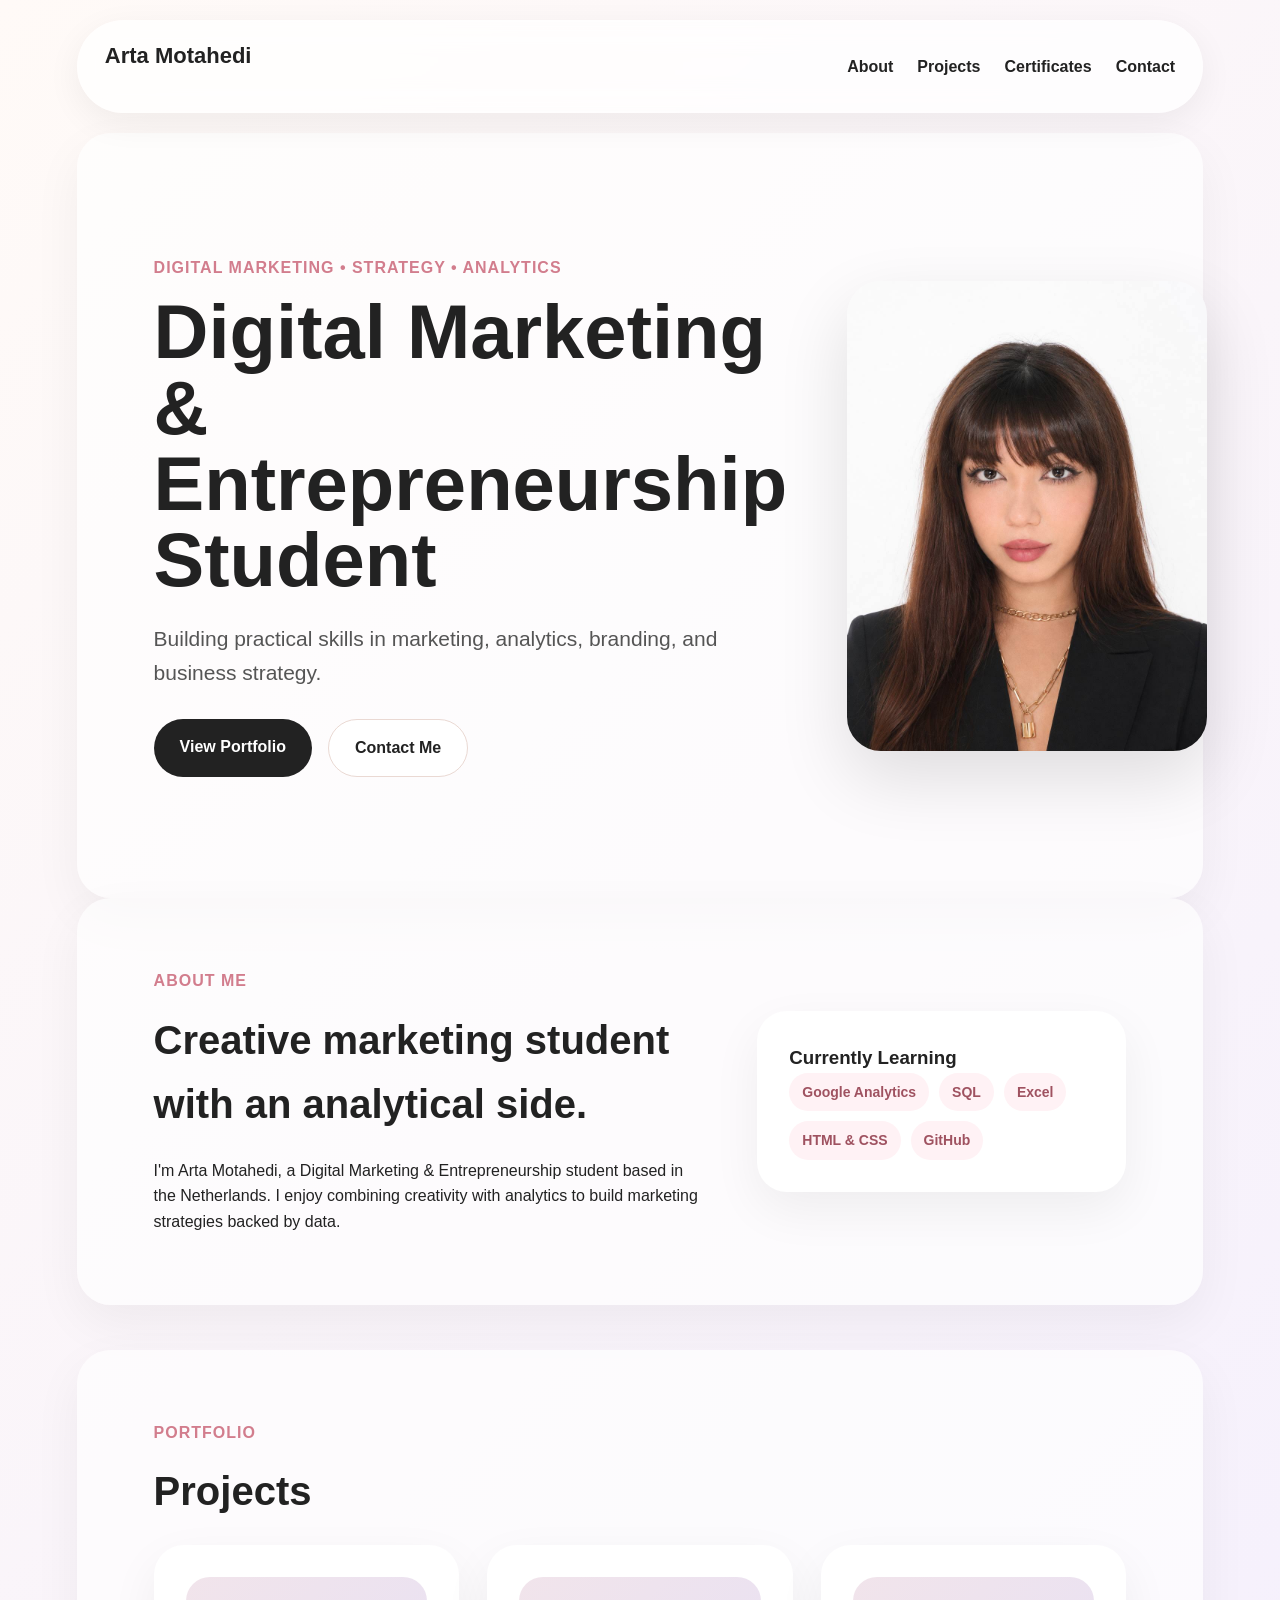
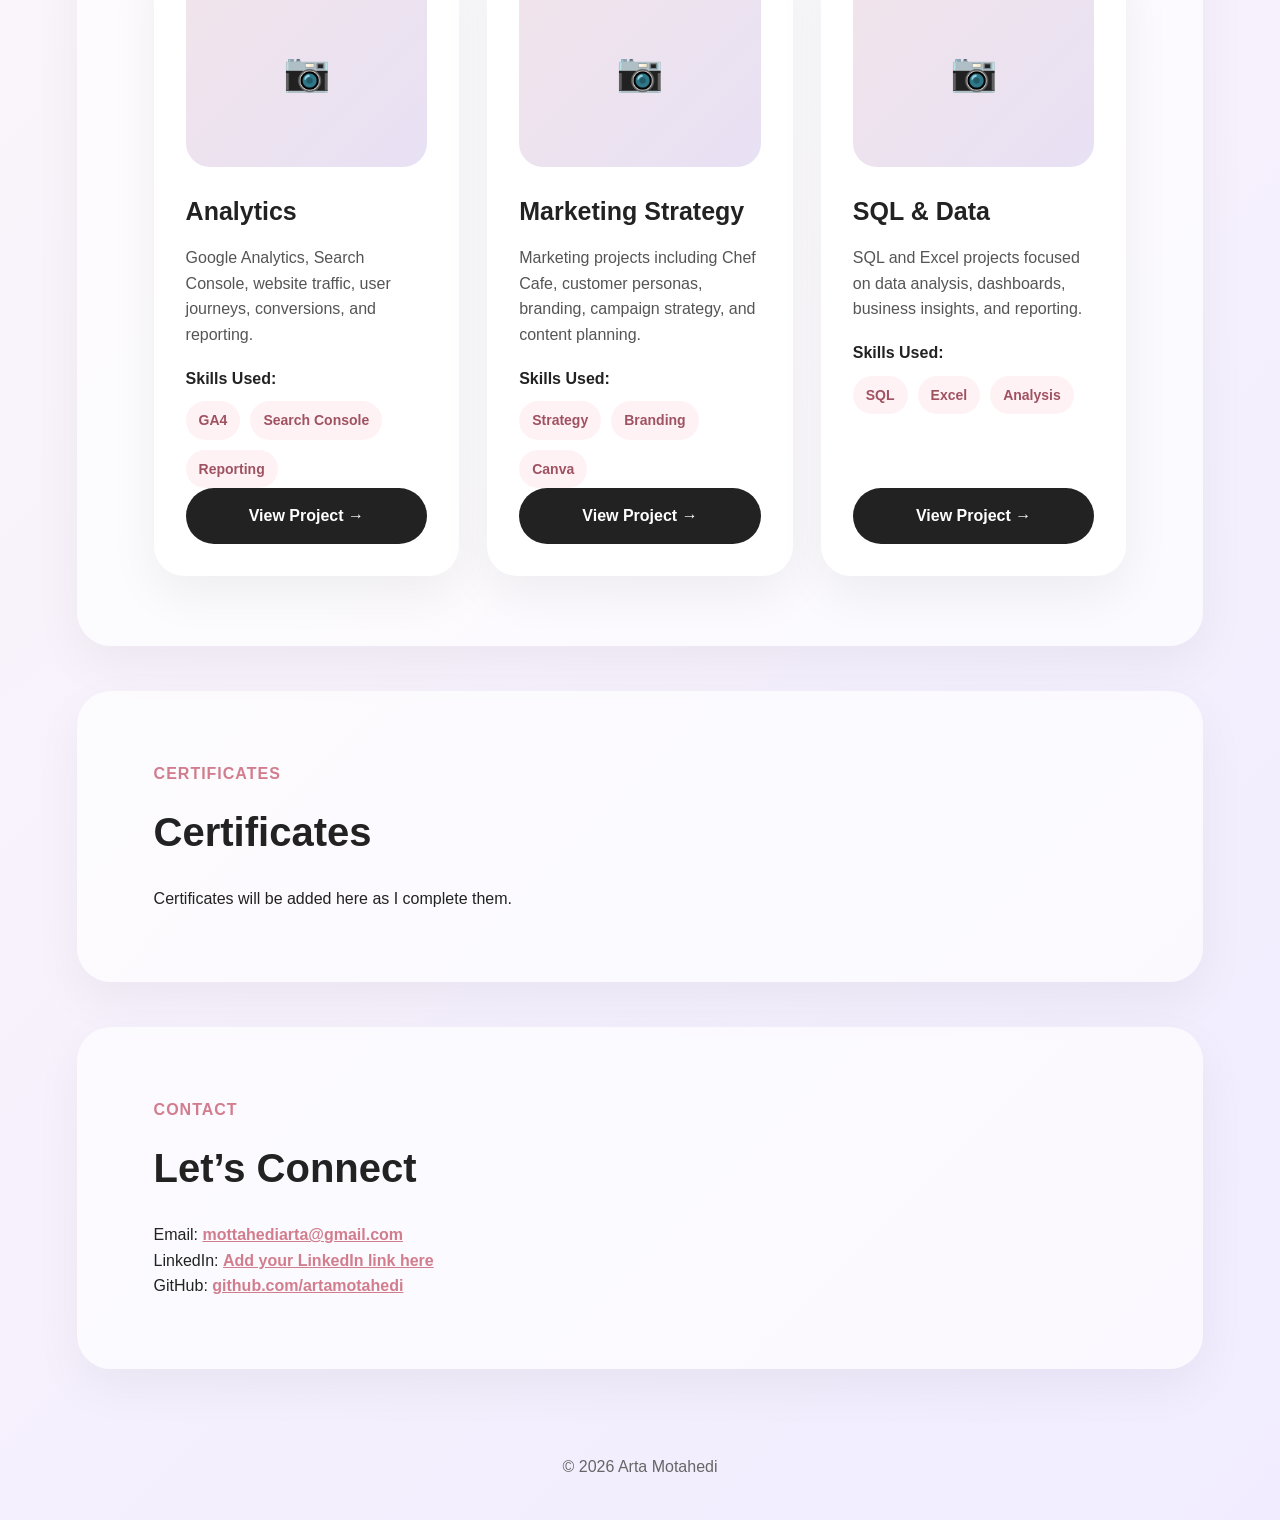
<file: index.html>
<!DOCTYPE html>
<html lang="en">
<head>
  <meta charset="UTF-8" />
  <meta name="viewport" content="width=device-width, initial-scale=1.0" />
  <title>Arta Motahedi | Portfolio</title>
  <link rel="stylesheet" href="style.css" />
</head>

<body>
  <nav>
    <h2>Arta Motahedi</h2>
    <div class="nav-links">
      <a href="#about">About</a>
      <a href="#projects">Projects</a>
      <a href="#certificates">Certificates</a>
      <a href="#contact">Contact</a>
    </div>
  </nav>

  <section class="hero">
    <div class="hero-text">
      <p class="tag">Digital Marketing • Strategy • Analytics</p>
      <h1>Digital Marketing & Entrepreneurship Student</h1>
      <p class="intro">
        Building practical skills in marketing, analytics, branding, and business strategy.
      </p>

      <div class="hero-buttons">
        <a href="#projects" class="button primary">View Portfolio</a>
        <a href="#contact" class="button secondary">Contact Me</a>
      </div>
    </div>

    <div class="hero-image">
      <img src="images/arta.jpg" alt="Arta Motahedi">
    </div>
  </section>

  <section id="about" class="about-section">
    <div>
      <p class="section-label">About Me</p>
      <h2>Creative marketing student with an analytical side.</h2>
      <p>
        I'm Arta Motahedi, a Digital Marketing & Entrepreneurship student based in the Netherlands.
        I enjoy combining creativity with analytics to build marketing strategies backed by data.
      </p>
    </div>

    <div class="learning-card">
      <h3>Currently Learning</h3>
      <div class="skill-tags">
        <span>Google Analytics</span>
        <span>SQL</span>
        <span>Excel</span>
        <span>HTML & CSS</span>
        <span>GitHub</span>
      </div>
    </div>
  </section>

  <section id="projects">
    <p class="section-label">Portfolio</p>
    <h2>Projects</h2>

    <div class="cards">
      <div class="card">
        <div class="project-image">📷</div>
        <h3>Analytics</h3>
        <p>Google Analytics, Search Console, website traffic, user journeys, conversions, and reporting.</p>
        <h4>Skills Used:</h4>
        <div class="tag-row">
          <span>GA4</span>
          <span>Search Console</span>
          <span>Reporting</span>
        </div>
        <a class="project-btn" href="#">View Project →</a>
      </div>

      <div class="card">
        <div class="project-image">📷</div>
        <h3>Marketing Strategy</h3>
        <p>Marketing projects including Chef Cafe, customer personas, branding, campaign strategy, and content planning.</p>
        <h4>Skills Used:</h4>
        <div class="tag-row">
          <span>Strategy</span>
          <span>Branding</span>
          <span>Canva</span>
        </div>
        <a class="project-btn" href="projects/chef-cafe-marketing-plan.pdf" target="_blank">View Project →</a>
      </div>

      <div class="card">
        <div class="project-image">📷</div>
        <h3>SQL & Data</h3>
        <p>SQL and Excel projects focused on data analysis, dashboards, business insights, and reporting.</p>
        <h4>Skills Used:</h4>
        <div class="tag-row">
          <span>SQL</span>
          <span>Excel</span>
          <span>Analysis</span>
        </div>
        <a class="project-btn" href="#">View Project →</a>
      </div>
    </div>
  </section>

  <section id="certificates">
    <p class="section-label">Certificates</p>
    <h2>Certificates</h2>
    <p>Certificates will be added here as I complete them.</p>
  </section>

  <section id="contact">
    <p class="section-label">Contact</p>
    <h2>Let’s Connect</h2>
    <p>Email: <a href="mailto:mottahediarta@gmail.com">mottahediarta@gmail.com</a></p>
    <p>LinkedIn: <a href="#" target="_blank">Add your LinkedIn link here</a></p>
    <p>GitHub: <a href="https://github.com/artamotahedi" target="_blank">github.com/artamotahedi</a></p>
  </section>

  <footer>
    <p>© 2026 Arta Motahedi</p>
  </footer>
</body>
</html>
</file>
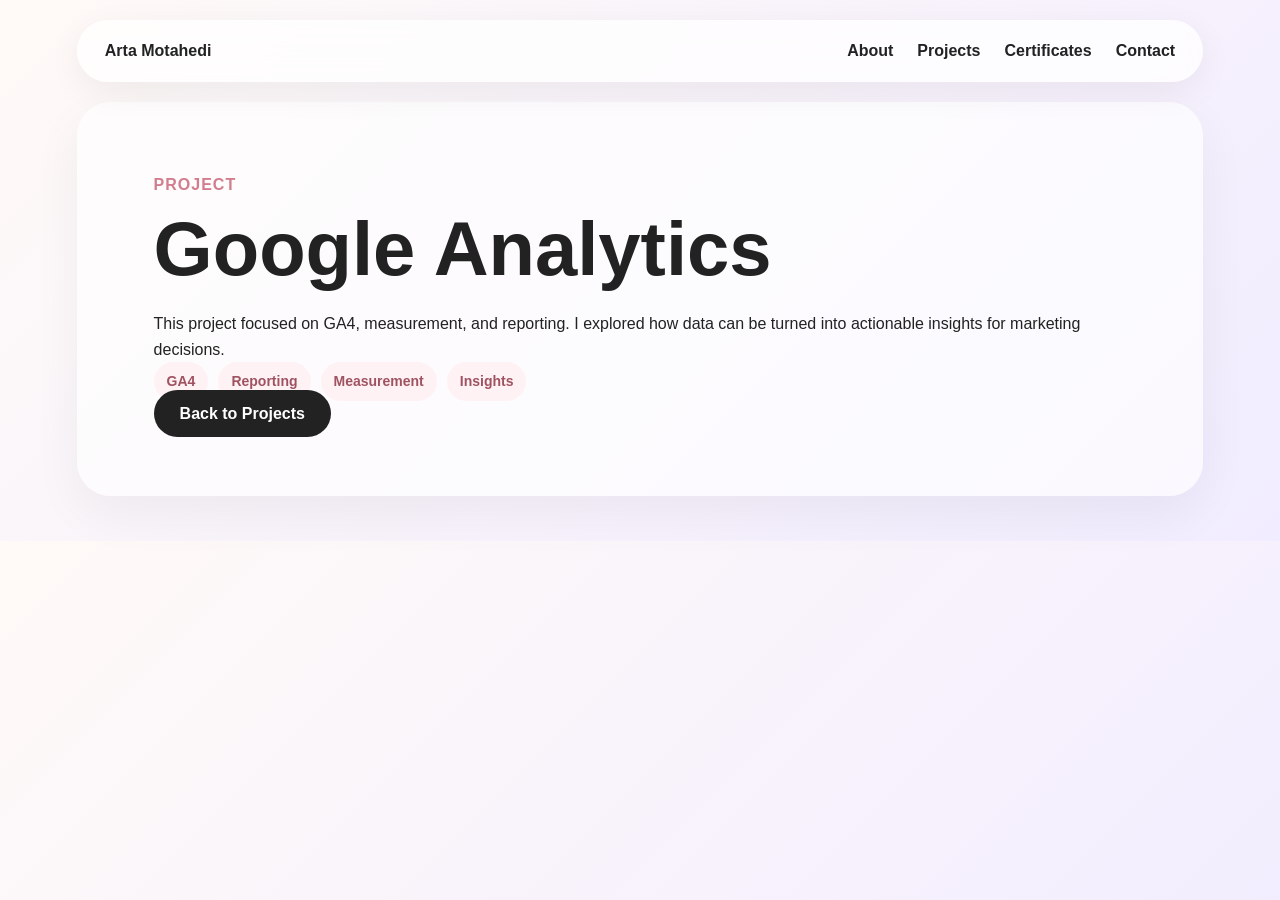
<file: projects/google-analytics.html>
<!DOCTYPE html>
<html lang="en">
<head>
    <meta charset="UTF-8">
    <meta name="viewport" content="width=device-width, initial-scale=1.0">
    <title>Google Analytics Project | Arta Motahedi</title>
    <link rel="stylesheet" href="../style.css">
</head>
<body id="top">
    <nav>
        <a href="../index.html#top" class="brand">Arta Motahedi</a>
        <div class="nav-links">
            <a href="../index.html#about">About</a>
            <a href="../index.html#projects">Projects</a>
            <a href="../index.html#certificates">Certificates</a>
            <a href="../index.html#contact">Contact</a>
        </div>
    </nav>

    <section class="project-detail">
        <div class="project-detail-card">
            <p class="section-label">Project</p>
            <h1>Google Analytics</h1>
            <p>This project focused on GA4, measurement, and reporting. I explored how data can be turned into actionable insights for marketing decisions.</p>
            <div class="skill-tags">
                <span>GA4</span>
                <span>Reporting</span>
                <span>Measurement</span>
                <span>Insights</span>
            </div>
            <a href="../index.html#projects" class="button primary">Back to Projects</a>
        </div>
    </section>
</body>
</html>
</file>
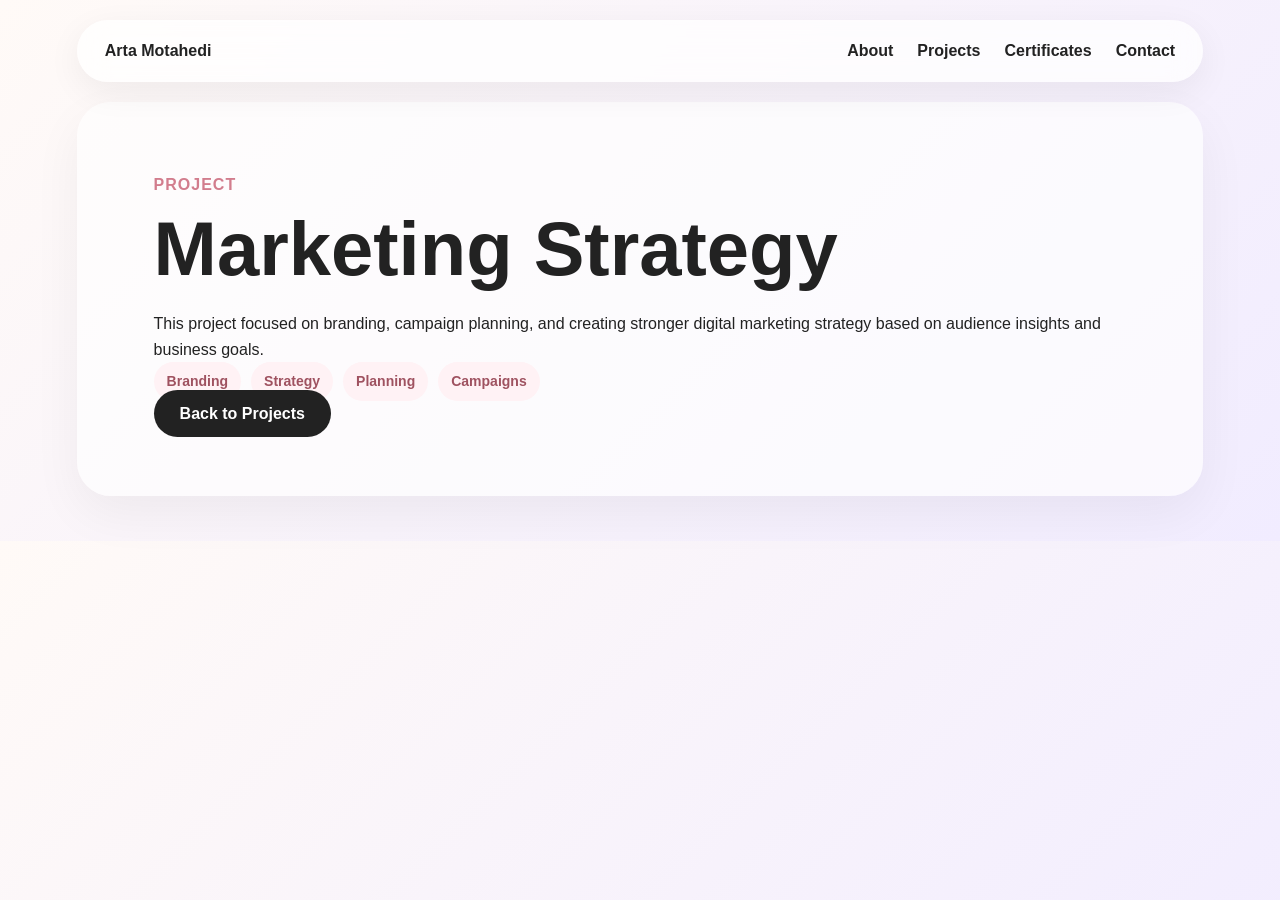
<file: projects/marketing-strategy.html>
<!DOCTYPE html>
<html lang="en">
<head>
    <meta charset="UTF-8">
    <meta name="viewport" content="width=device-width, initial-scale=1.0">
    <title>Marketing Strategy Project | Arta Motahedi</title>
    <link rel="stylesheet" href="../style.css">
</head>
<body id="top">
    <nav>
        <a href="../index.html#top" class="brand">Arta Motahedi</a>
        <div class="nav-links">
            <a href="../index.html#about">About</a>
            <a href="../index.html#projects">Projects</a>
            <a href="../index.html#certificates">Certificates</a>
            <a href="../index.html#contact">Contact</a>
        </div>
    </nav>

    <section class="project-detail">
        <div class="project-detail-card">
            <p class="section-label">Project</p>
            <h1>Marketing Strategy</h1>
            <p>This project focused on branding, campaign planning, and creating stronger digital marketing strategy based on audience insights and business goals.</p>
            <div class="skill-tags">
                <span>Branding</span>
                <span>Strategy</span>
                <span>Planning</span>
                <span>Campaigns</span>
            </div>
            <a href="../index.html#projects" class="button primary">Back to Projects</a>
        </div>
    </section>
</body>
</html>
</file>
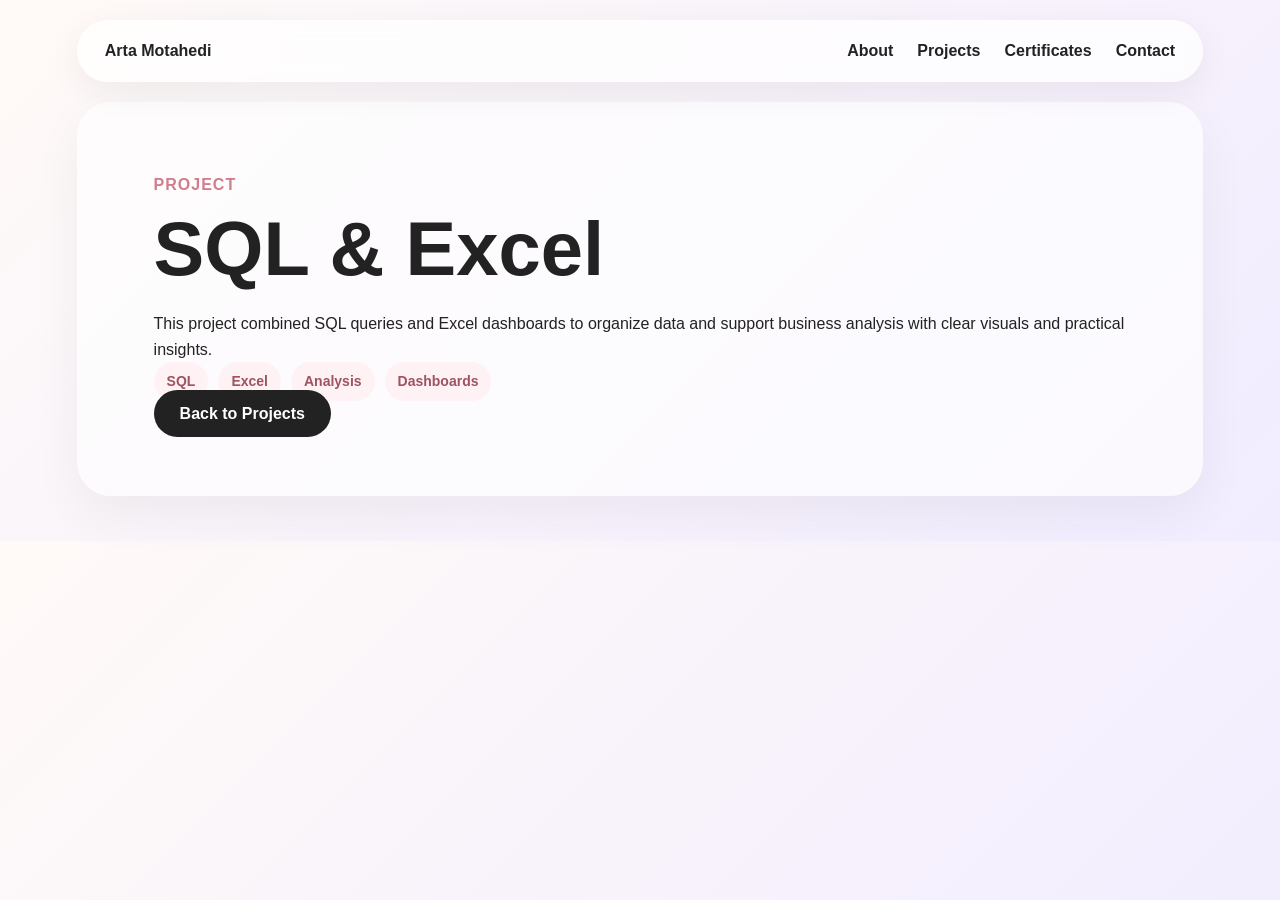
<file: projects/sql-excel.html>
<!DOCTYPE html>
<html lang="en">
<head>
    <meta charset="UTF-8">
    <meta name="viewport" content="width=device-width, initial-scale=1.0">
    <title>SQL & Excel Project | Arta Motahedi</title>
    <link rel="stylesheet" href="../style.css">
</head>
<body id="top">
    <nav>
        <a href="../index.html#top" class="brand">Arta Motahedi</a>
        <div class="nav-links">
            <a href="../index.html#about">About</a>
            <a href="../index.html#projects">Projects</a>
            <a href="../index.html#certificates">Certificates</a>
            <a href="../index.html#contact">Contact</a>
        </div>
    </nav>

    <section class="project-detail">
        <div class="project-detail-card">
            <p class="section-label">Project</p>
            <h1>SQL & Excel</h1>
            <p>This project combined SQL queries and Excel dashboards to organize data and support business analysis with clear visuals and practical insights.</p>
            <div class="skill-tags">
                <span>SQL</span>
                <span>Excel</span>
                <span>Analysis</span>
                <span>Dashboards</span>
            </div>
            <a href="../index.html#projects" class="button primary">Back to Projects</a>
        </div>
    </section>
</body>
</html>
</file>
<file: style.css>
* {
  margin: 0;
  padding: 0;
  box-sizing: border-box;
}

html {
  scroll-behavior: smooth;
}

body {
  font-family: Arial, sans-serif;
  background: linear-gradient(135deg, #fffaf7, #f1ecff);
  color: #222;
  line-height: 1.6;
}

nav {
  width: 88%;
  margin: 20px auto;
  padding: 18px 28px;
  border-radius: 999px;
  background: rgba(255,255,255,.75);
  backdrop-filter: blur(14px);
  box-shadow: 0 10px 35px rgba(0,0,0,.06);
  display: flex;
  justify-content: space-between;
  align-items: center;
}

nav h2 {
  font-size: 22px;
}

.nav-links {
  display: flex;
  gap: 24px;
}

nav a {
  color: #222;
  text-decoration: none;
  font-weight: 700;
}

.hero {
  min-height: 85vh;
  width: 88%;
  margin: auto;
  display: grid;
  grid-template-columns: 1.1fr .9fr;
  align-items: center;
  gap: 60px;
}

.tag,
.section-label {
  color: #d27d8d;
  font-weight: 800;
  text-transform: uppercase;
  letter-spacing: 1px;
  margin-bottom: 14px;
}

h1 {
  font-size: clamp(44px, 6vw, 76px);
  line-height: 1;
  margin-bottom: 24px;
}

h2 {
  font-size: 40px;
  margin-bottom: 22px;
}

.intro {
  font-size: 21px;
  color: #555;
  max-width: 620px;
  margin-bottom: 30px;
}

.hero-buttons {
  display: flex;
  gap: 16px;
  flex-wrap: wrap;
}

.button {
  padding: 15px 26px;
  border-radius: 999px;
  text-decoration: none;
  font-weight: 800;
}

.primary {
  background: #222;
  color: white;
}

.secondary {
  background: white;
  color: #222;
  border: 1px solid #ead9d3;
}

.hero-image {
  display: flex;
  justify-content: center;
}

.hero-image img {
  width: 360px;
  height: 470px;
  object-fit: cover;
  object-position: center top;
  border-radius: 34px;
  box-shadow: 0 28px 70px rgba(0,0,0,.12);
}

section {
  width: 88%;
  margin: 0 auto 45px;
  padding: 70px 6%;
  background: rgba(255,255,255,.68);
  border-radius: 34px;
  box-shadow: 0 18px 50px rgba(0,0,0,.05);
}

.about-section {
  display: grid;
  grid-template-columns: 1.2fr .8fr;
  gap: 50px;
  align-items: center;
}

.learning-card,
.card {
  background: white;
  border-radius: 30px;
  box-shadow: 0 18px 50px rgba(0,0,0,.06);
}

.learning-card {
  padding: 32px;
}

.skill-tags,
.tag-row {
  display: flex;
  flex-wrap: wrap;
  gap: 10px;
}

.skill-tags span,
.tag-row span {
  background: #fff2f5;
  color: #9f5260;
  padding: 8px 13px;
  border-radius: 999px;
  font-size: 14px;
  font-weight: 700;
}

.cards {
  display: grid;
  grid-template-columns: repeat(3, 1fr);
  gap: 28px;
}

.card {
  padding: 32px;
  display: flex;
  flex-direction: column;
}

.project-image {
  height: 190px;
  border-radius: 24px;
  background: linear-gradient(135deg, #f1e4eb, #e8e1f4);
  display: flex;
  justify-content: center;
  align-items: center;
  font-size: 38px;
  margin-bottom: 24px;
}

.card h3 {
  font-size: 25px;
  margin-bottom: 14px;
}

.card p {
  color: #555;
  margin-bottom: 18px;
}

.card h4 {
  margin-bottom: 10px;
}

.project-btn {
  margin-top: auto;
  display: block;
  text-align: center;
  background: #222;
  color: white;
  padding: 15px 22px;
  border-radius: 999px;
  text-decoration: none;
  font-weight: 800;
}

#contact a {
  color: #d27d8d;
  font-weight: 800;
}

footer {
  text-align: center;
  padding: 40px;
  color: #666;
}

@media (max-width: 900px) {
  nav,
  .nav-links {
    flex-direction: column;
  }

  .hero,
  .about-section,
  .cards {
    grid-template-columns: 1fr;
  }

  .hero {
    text-align: center;
    padding: 50px 0;
  }

  .hero-buttons {
    justify-content: center;
  }

  .hero-image {
    order: -1;
  }

  .hero-image img {
    width: 280px;
    height: 370px;
  }
}
</file>
